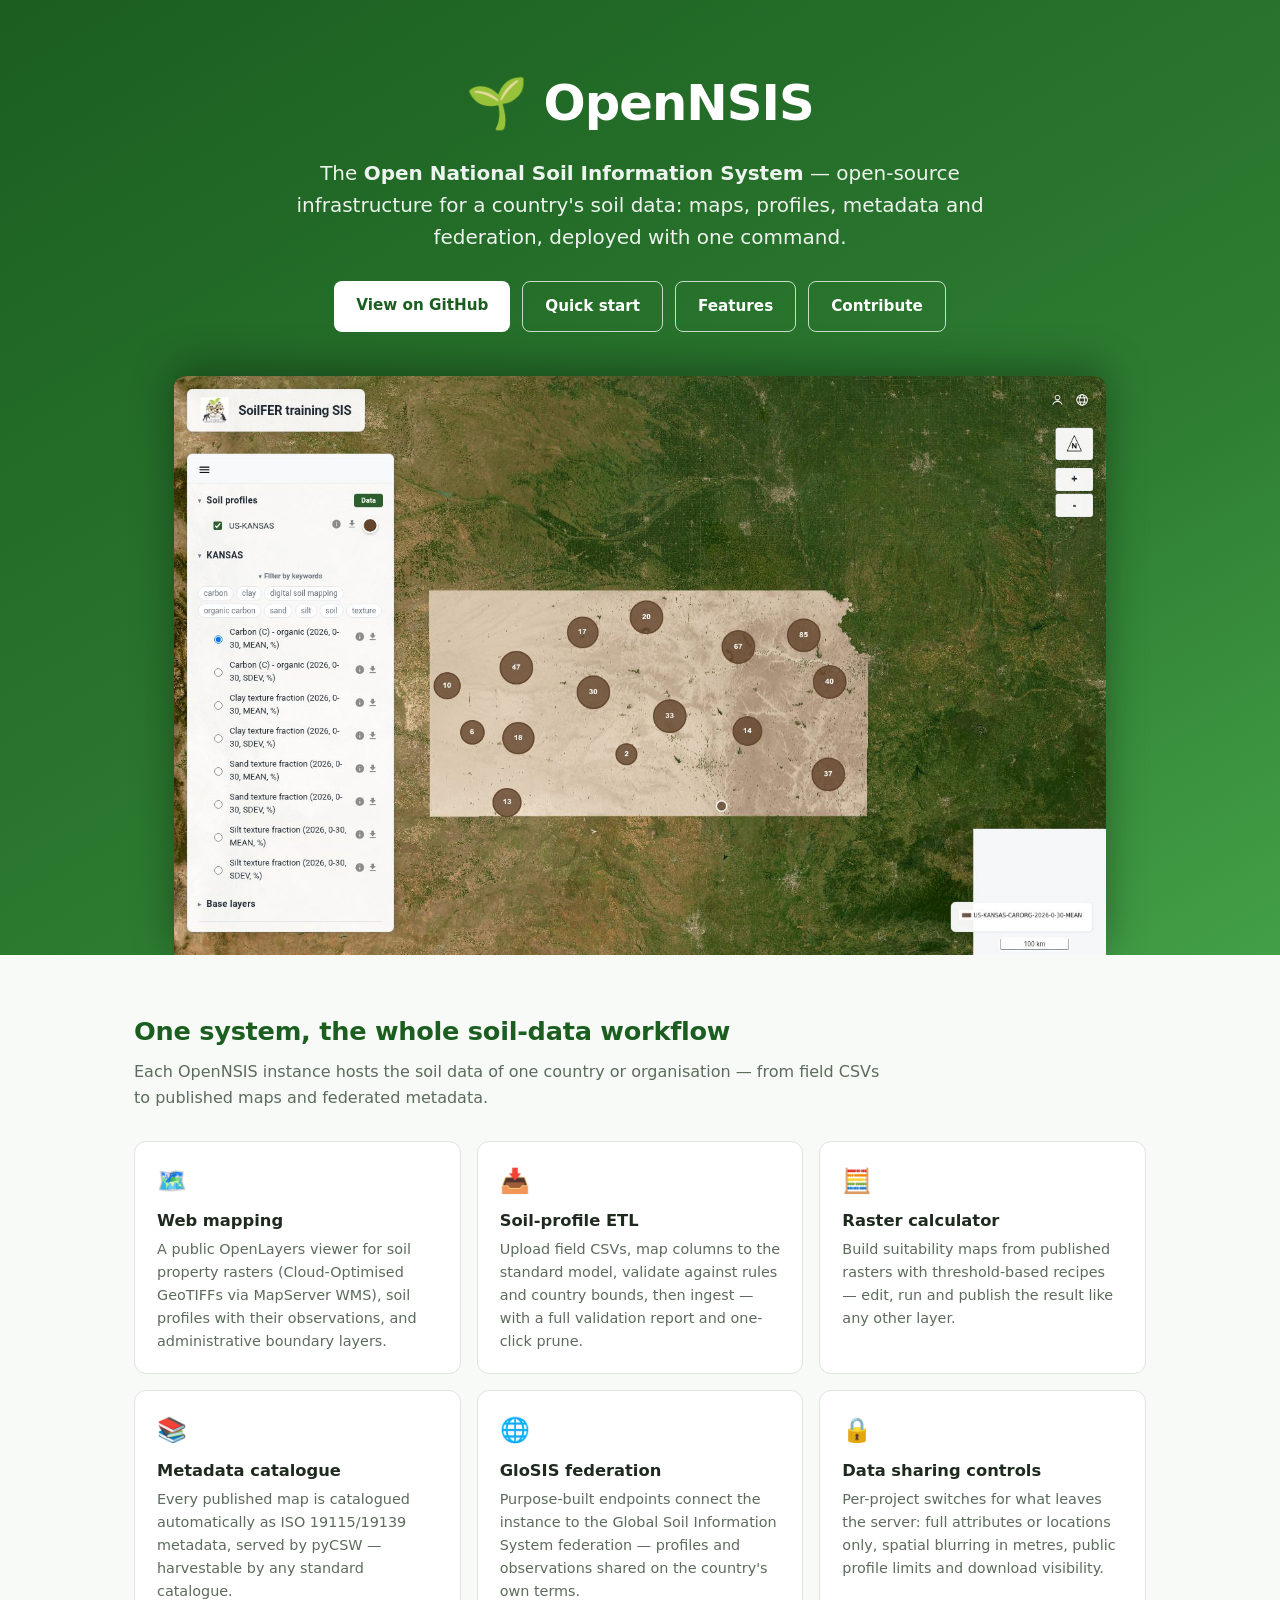
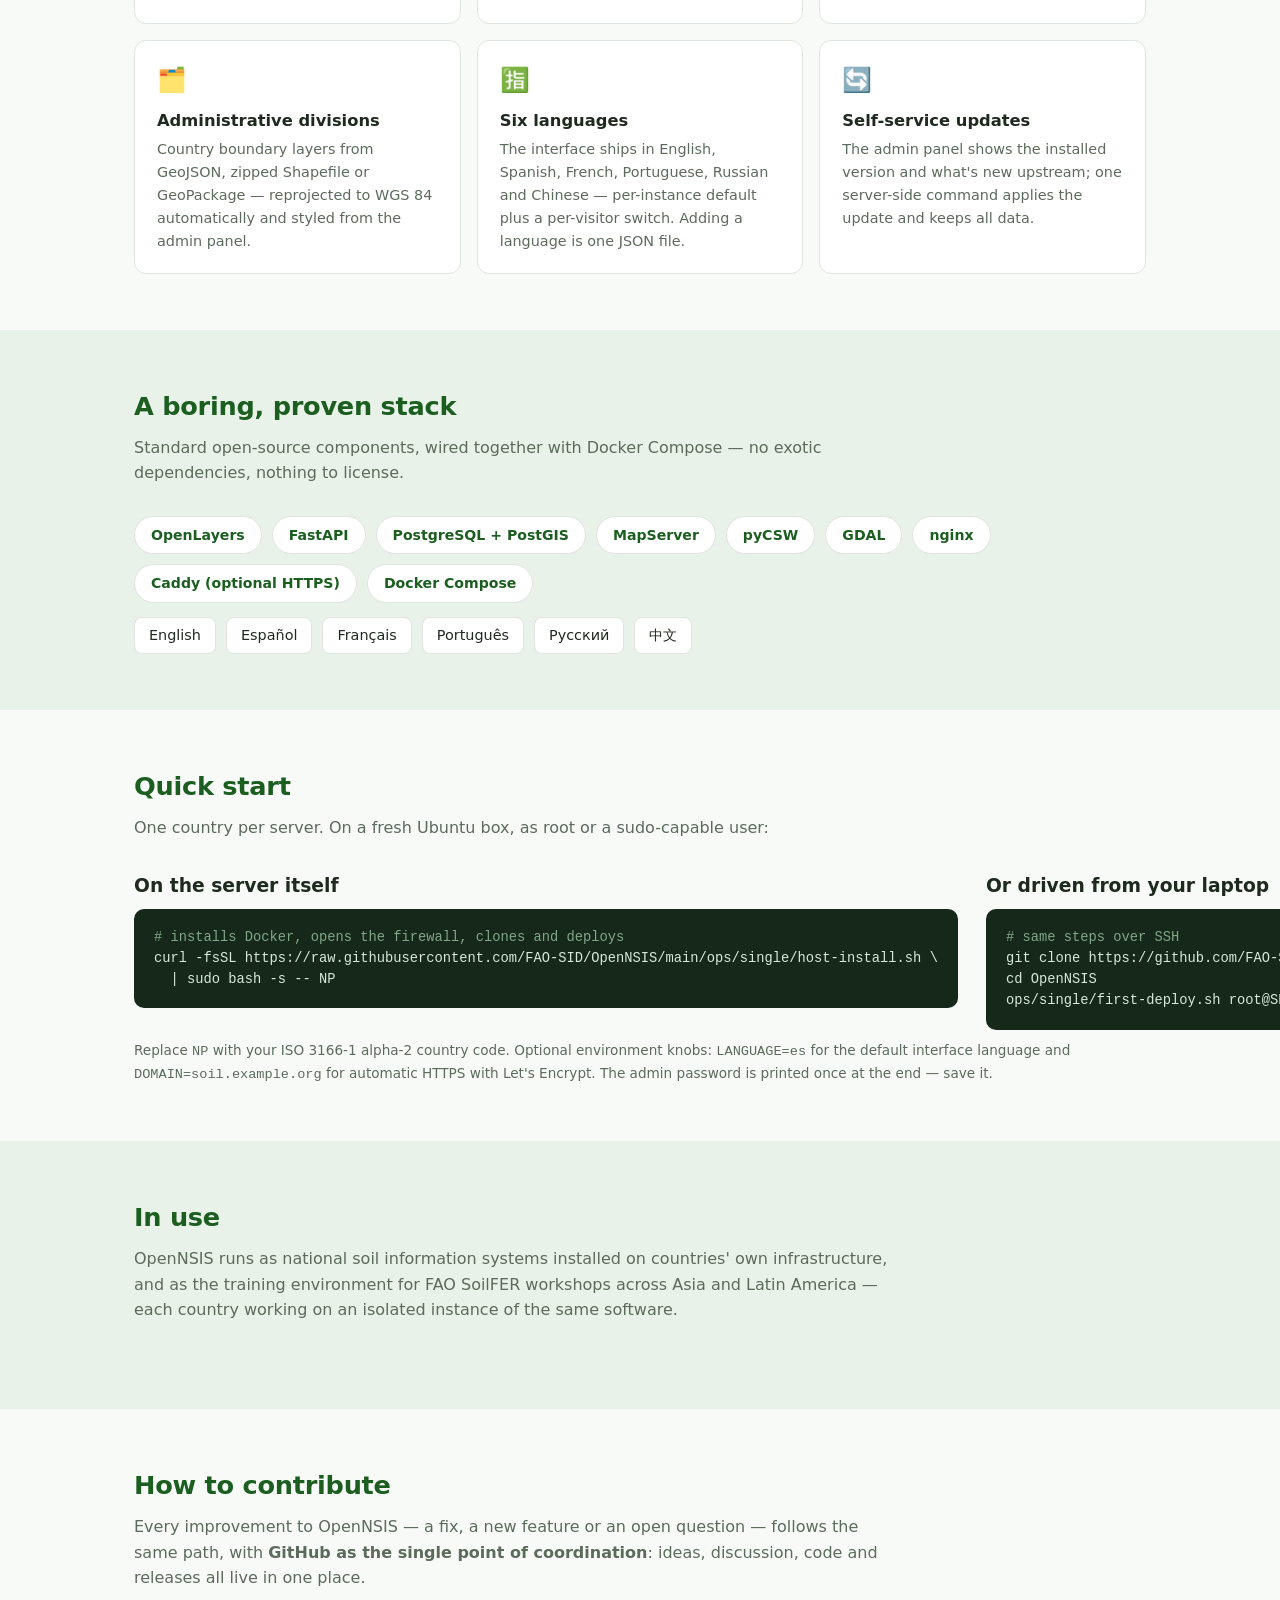
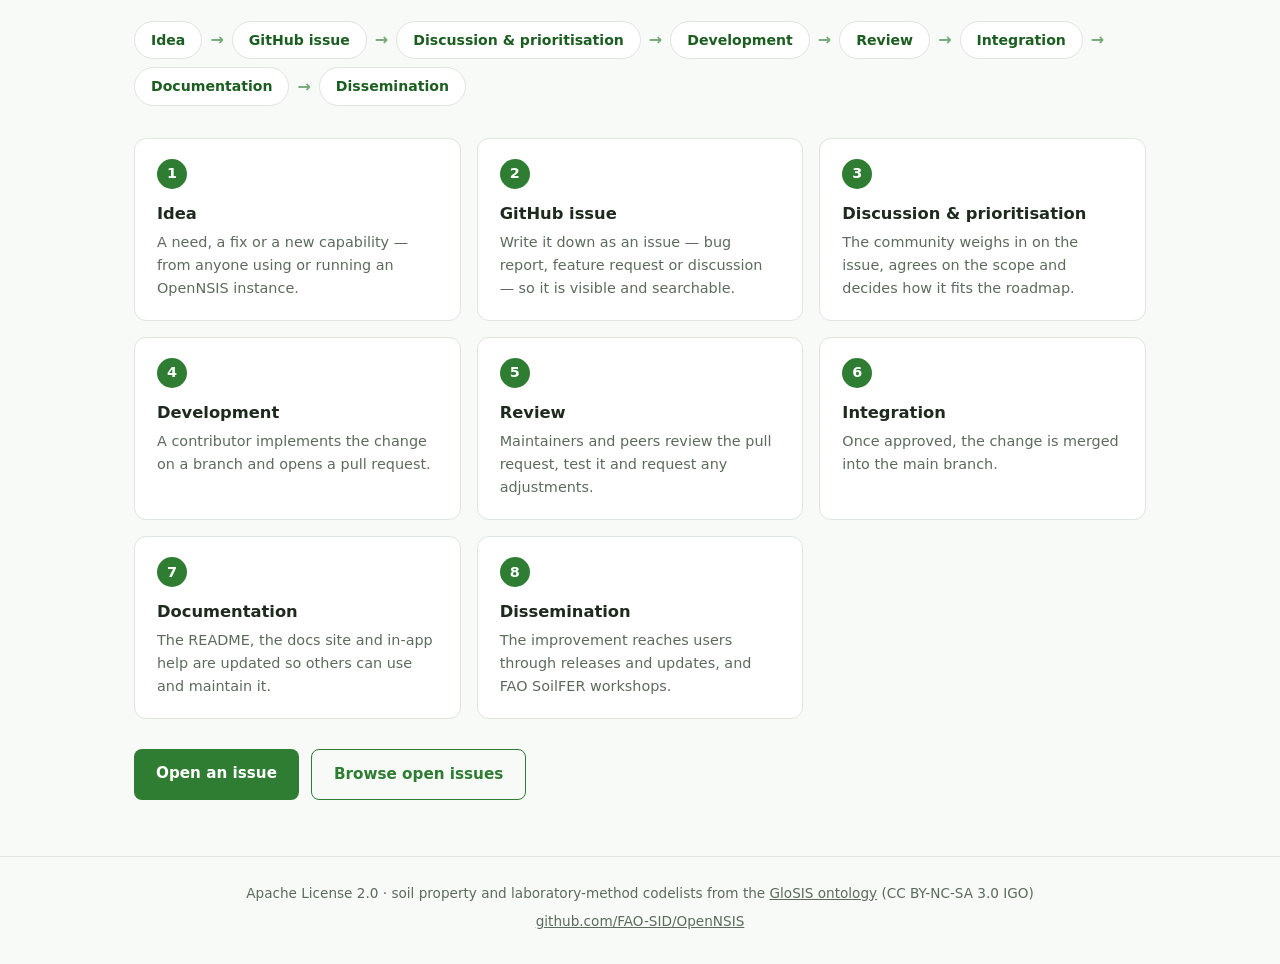
<file: docs/index.html>
<!DOCTYPE html>
<html lang="en">
<head>
<meta charset="UTF-8">
<meta name="viewport" content="width=device-width, initial-scale=1.0">
<title>OpenNSIS — Open National Soil Information System</title>
<meta name="description" content="OpenNSIS is an open-source national soil information system: web mapping, soil-profile ETL, a metadata catalogue and GloSIS federation endpoints, deployed with one command.">
<link rel="icon" href="data:image/svg+xml,<svg xmlns='http://www.w3.org/2000/svg' viewBox='0 0 100 100'><text y='.9em' font-size='90'>🌱</text></svg>">
<style>
  :root {
    --green: #2e7d32; --green-dark: #1b5e20; --green-pale: #e8f2e8;
    --ink: #1f2a1f; --muted: #5c6b5c; --line: #dfe5df; --bg: #f7faf7;
  }
  * { box-sizing: border-box; margin: 0; padding: 0; }
  html { scroll-behavior: smooth; }
  body {
    font-family: system-ui, -apple-system, "Segoe UI", Roboto, sans-serif;
    color: var(--ink); background: var(--bg); line-height: 1.6;
  }
  a { color: var(--green); }
  .wrap { max-width: 1060px; margin: 0 auto; padding: 0 24px; }

  header.hero {
    background: linear-gradient(150deg, var(--green-dark), var(--green) 65%, #43a047);
    color: #fff; padding: 64px 0 0; overflow: hidden;
  }
  .hero-inner { display: flex; flex-direction: column; align-items: center; text-align: center; }
  .hero h1 { font-size: clamp(2rem, 5vw, 3.1rem); font-weight: 750; letter-spacing: -.02em; }
  .hero .sub {
    margin-top: 14px; font-size: clamp(1rem, 2.2vw, 1.25rem);
    max-width: 720px; opacity: .92;
  }
  .cta { margin: 28px 0 44px; display: flex; gap: 12px; flex-wrap: wrap; justify-content: center; }
  .btn {
    display: inline-block; padding: 12px 22px; border-radius: 8px;
    font-weight: 600; text-decoration: none; font-size: .95rem;
    transition: transform .12s ease, box-shadow .12s ease;
  }
  .btn:hover { transform: translateY(-2px); box-shadow: 0 6px 18px rgba(0,0,0,.18); }
  .btn.primary { background: #fff; color: var(--green-dark); }
  .btn.ghost { border: 1.5px solid rgba(255,255,255,.75); color: #fff; }
  .shot {
    display: block; width: min(960px, 92%); margin: 0 auto -3px;
    border-radius: 12px 12px 0 0; box-shadow: 0 -8px 40px rgba(0,0,0,.35);
  }

  section { padding: 56px 0; }
  section h2 {
    font-size: 1.6rem; letter-spacing: -.01em; color: var(--green-dark);
    margin-bottom: 8px;
  }
  section .lead { color: var(--muted); max-width: 760px; margin-bottom: 30px; }

  .grid { display: grid; gap: 16px; grid-template-columns: repeat(auto-fill, minmax(300px, 1fr)); }
  .card {
    background: #fff; border: 1px solid var(--line); border-radius: 12px;
    padding: 20px 22px;
  }
  .card .ic { font-size: 1.5rem; }
  .card h3 { font-size: 1.02rem; margin: 8px 0 4px; }
  .card p { font-size: .9rem; color: var(--muted); }

  .band { background: var(--green-pale); }
  .stack { display: flex; flex-wrap: wrap; gap: 10px; }
  .chip {
    background: #fff; border: 1px solid var(--line); border-radius: 999px;
    padding: 7px 16px; font-size: .88rem; font-weight: 600; color: var(--green-dark);
  }
  .langs { display: flex; flex-wrap: wrap; gap: 10px; margin-top: 14px; }
  .lang { background: #fff; border: 1px solid var(--line); border-radius: 8px; padding: 6px 14px; font-size: .9rem; }

  pre {
    background: #16281a; color: #d7ead9; border-radius: 10px;
    padding: 18px 20px; overflow-x: auto; font-size: .86rem; line-height: 1.55;
  }
  pre .c { color: #7fa886; }
  .note { font-size: .85rem; color: var(--muted); margin-top: 10px; }

  .cols { display: grid; gap: 28px; grid-template-columns: 1fr 1fr; }
  @media (max-width: 760px) { .cols { grid-template-columns: 1fr; } }

  footer {
    border-top: 1px solid var(--line); padding: 26px 0 34px;
    color: var(--muted); font-size: .85rem; text-align: center;
  }
  footer a { color: var(--muted); }

  /* Contribute */
  .flow { display: flex; flex-wrap: wrap; align-items: center; gap: 8px; margin-bottom: 32px; }
  .flow .arrow { color: var(--green); font-weight: 700; opacity: .65; }
  .steps { display: grid; gap: 16px; grid-template-columns: repeat(auto-fill, minmax(280px, 1fr)); }
  .step { background: #fff; border: 1px solid var(--line); border-radius: 12px; padding: 20px 22px; }
  .step .n {
    display: inline-flex; align-items: center; justify-content: center;
    width: 30px; height: 30px; border-radius: 50%;
    background: var(--green); color: #fff; font-weight: 700; font-size: .9rem;
  }
  .step h3 { font-size: 1.02rem; margin: 12px 0 4px; }
  .step p { font-size: .9rem; color: var(--muted); }
  .contribute-cta { margin-top: 30px; display: flex; gap: 12px; flex-wrap: wrap; }
  .btn.solid { background: var(--green); color: #fff; }
  .btn.outline { border: 1.5px solid var(--green); color: var(--green); }
</style>
</head>
<body>

<header class="hero">
  <div class="wrap hero-inner">
    <h1>🌱 OpenNSIS</h1>
    <p class="sub">The <strong>Open National Soil Information System</strong> — open-source
    infrastructure for a country's soil data: maps, profiles, metadata and
    federation, deployed with one command.</p>
    <div class="cta">
      <a class="btn primary" href="https://github.com/FAO-SID/OpenNSIS">View on GitHub</a>
      <a class="btn ghost" href="#quick-start">Quick start</a>
      <a class="btn ghost" href="#features">Features</a>
      <a class="btn ghost" href="#contribute">Contribute</a>
    </div>
    <img class="shot" src="assets/map-us.jpg"
         alt="OpenNSIS map view: soil property rasters, clustered soil profiles and a layer panel">
  </div>
</header>

<section id="features">
  <div class="wrap">
    <h2>One system, the whole soil-data workflow</h2>
    <p class="lead">Each OpenNSIS instance hosts the soil data of one country or
    organisation — from field CSVs to published maps and federated metadata.</p>
    <div class="grid">
      <div class="card"><span class="ic">🗺️</span>
        <h3>Web mapping</h3>
        <p>A public OpenLayers viewer for soil property rasters (Cloud-Optimised
        GeoTIFFs via MapServer WMS), soil profiles with their observations, and
        administrative boundary layers.</p></div>
      <div class="card"><span class="ic">📥</span>
        <h3>Soil-profile ETL</h3>
        <p>Upload field CSVs, map columns to the standard model, validate against
        rules and country bounds, then ingest — with a full validation report and
        one-click prune.</p></div>
      <div class="card"><span class="ic">🧮</span>
        <h3>Raster calculator</h3>
        <p>Build suitability maps from published rasters with threshold-based
        recipes — edit, run and publish the result like any other layer.</p></div>
      <div class="card"><span class="ic">📚</span>
        <h3>Metadata catalogue</h3>
        <p>Every published map is catalogued automatically as ISO 19115/19139
        metadata, served by pyCSW — harvestable by any standard catalogue.</p></div>
      <div class="card"><span class="ic">🌐</span>
        <h3>GloSIS federation</h3>
        <p>Purpose-built endpoints connect the instance to the Global Soil
        Information System federation — profiles and observations shared on the
        country's own terms.</p></div>
      <div class="card"><span class="ic">🔒</span>
        <h3>Data sharing controls</h3>
        <p>Per-project switches for what leaves the server: full attributes or
        locations only, spatial blurring in metres, public profile limits and
        download visibility.</p></div>
      <div class="card"><span class="ic">🗂️</span>
        <h3>Administrative divisions</h3>
        <p>Country boundary layers from GeoJSON, zipped Shapefile or GeoPackage —
        reprojected to WGS&nbsp;84 automatically and styled from the admin panel.</p></div>
      <div class="card"><span class="ic">🈯</span>
        <h3>Six languages</h3>
        <p>The interface ships in English, Spanish, French, Portuguese, Russian
        and Chinese — per-instance default plus a per-visitor switch. Adding a
        language is one JSON file.</p></div>
      <div class="card"><span class="ic">🔄</span>
        <h3>Self-service updates</h3>
        <p>The admin panel shows the installed version and what's new upstream;
        one server-side command applies the update and keeps all data.</p></div>
    </div>
  </div>
</section>

<section class="band">
  <div class="wrap">
    <h2>A boring, proven stack</h2>
    <p class="lead">Standard open-source components, wired together with Docker
    Compose — no exotic dependencies, nothing to license.</p>
    <div class="stack">
      <span class="chip">OpenLayers</span>
      <span class="chip">FastAPI</span>
      <span class="chip">PostgreSQL + PostGIS</span>
      <span class="chip">MapServer</span>
      <span class="chip">pyCSW</span>
      <span class="chip">GDAL</span>
      <span class="chip">nginx</span>
      <span class="chip">Caddy (optional HTTPS)</span>
      <span class="chip">Docker Compose</span>
    </div>
    <div class="langs">
      <span class="lang">English</span><span class="lang">Español</span>
      <span class="lang">Français</span><span class="lang">Português</span>
      <span class="lang">Русский</span><span class="lang">中文</span>
    </div>
  </div>
</section>

<section id="quick-start">
  <div class="wrap">
    <h2>Quick start</h2>
    <p class="lead">One country per server. On a fresh Ubuntu box, as root or a
    sudo-capable user:</p>
    <div class="cols">
      <div>
        <h3 style="margin-bottom:8px;">On the server itself</h3>
<pre><span class="c"># installs Docker, opens the firewall, clones and deploys</span>
curl -fsSL https://raw.githubusercontent.com/FAO-SID/OpenNSIS/main/ops/single/host-install.sh \
  | sudo bash -s -- NP</pre>
      </div>
      <div>
        <h3 style="margin-bottom:8px;">Or driven from your laptop</h3>
<pre><span class="c"># same steps over SSH</span>
git clone https://github.com/FAO-SID/OpenNSIS.git
cd OpenNSIS
ops/single/first-deploy.sh root@SERVER_IP NP</pre>
      </div>
    </div>
    <p class="note">Replace <code>NP</code> with your ISO 3166-1 alpha-2 country
    code. Optional environment knobs: <code>LANGUAGE=es</code> for the default
    interface language and <code>DOMAIN=soil.example.org</code> for automatic
    HTTPS with Let's Encrypt. The admin password is printed once at the end —
    save it.</p>
  </div>
</section>

<section class="band">
  <div class="wrap">
    <h2>In use</h2>
    <p class="lead">OpenNSIS runs as national soil information systems installed
    on countries' own infrastructure, and as the training environment for FAO
    SoilFER workshops across Asia and Latin America — each country working on an
    isolated instance of the same software.</p>
  </div>
</section>

<section id="contribute">
  <div class="wrap">
    <h2>How to contribute</h2>
    <p class="lead">Every improvement to OpenNSIS — a fix, a new feature or an open
    question — follows the same path, with <strong>GitHub as the single point of
    coordination</strong>: ideas, discussion, code and releases all live in one place.</p>

    <div class="flow">
      <span class="chip">Idea</span><span class="arrow">→</span>
      <span class="chip">GitHub issue</span><span class="arrow">→</span>
      <span class="chip">Discussion &amp; prioritisation</span><span class="arrow">→</span>
      <span class="chip">Development</span><span class="arrow">→</span>
      <span class="chip">Review</span><span class="arrow">→</span>
      <span class="chip">Integration</span><span class="arrow">→</span>
      <span class="chip">Documentation</span><span class="arrow">→</span>
      <span class="chip">Dissemination</span>
    </div>

    <div class="steps">
      <div class="step"><span class="n">1</span>
        <h3>Idea</h3>
        <p>A need, a fix or a new capability — from anyone using or running an OpenNSIS
        instance.</p></div>
      <div class="step"><span class="n">2</span>
        <h3>GitHub issue</h3>
        <p>Write it down as an issue — bug report, feature request or discussion — so it
        is visible and searchable.</p></div>
      <div class="step"><span class="n">3</span>
        <h3>Discussion &amp; prioritisation</h3>
        <p>The community weighs in on the issue, agrees on the scope and decides how it
        fits the roadmap.</p></div>
      <div class="step"><span class="n">4</span>
        <h3>Development</h3>
        <p>A contributor implements the change on a branch and opens a pull request.</p></div>
      <div class="step"><span class="n">5</span>
        <h3>Review</h3>
        <p>Maintainers and peers review the pull request, test it and request any
        adjustments.</p></div>
      <div class="step"><span class="n">6</span>
        <h3>Integration</h3>
        <p>Once approved, the change is merged into the main branch.</p></div>
      <div class="step"><span class="n">7</span>
        <h3>Documentation</h3>
        <p>The README, the docs site and in-app help are updated so others can use and
        maintain it.</p></div>
      <div class="step"><span class="n">8</span>
        <h3>Dissemination</h3>
        <p>The improvement reaches users through releases and updates, and FAO SoilFER
        workshops.</p></div>
    </div>

    <div class="contribute-cta">
      <a class="btn solid" href="https://github.com/un-fao/OpenNSIS/issues/new/choose">Open an issue</a>
      <a class="btn outline" href="https://github.com/un-fao/OpenNSIS/issues">Browse open issues</a>
    </div>
  </div>
</section>

<footer>
  <div class="wrap">
    <p>Apache License 2.0 · soil property and laboratory-method codelists from the
    <a href="https://github.com/glosis-ld/glosis">GloSIS ontology</a>
    (CC&nbsp;BY-NC-SA&nbsp;3.0&nbsp;IGO)</p>
    <p style="margin-top:6px;"><a href="https://github.com/FAO-SID/OpenNSIS">github.com/FAO-SID/OpenNSIS</a></p>
  </div>
</footer>

</body>
</html>
</file>
